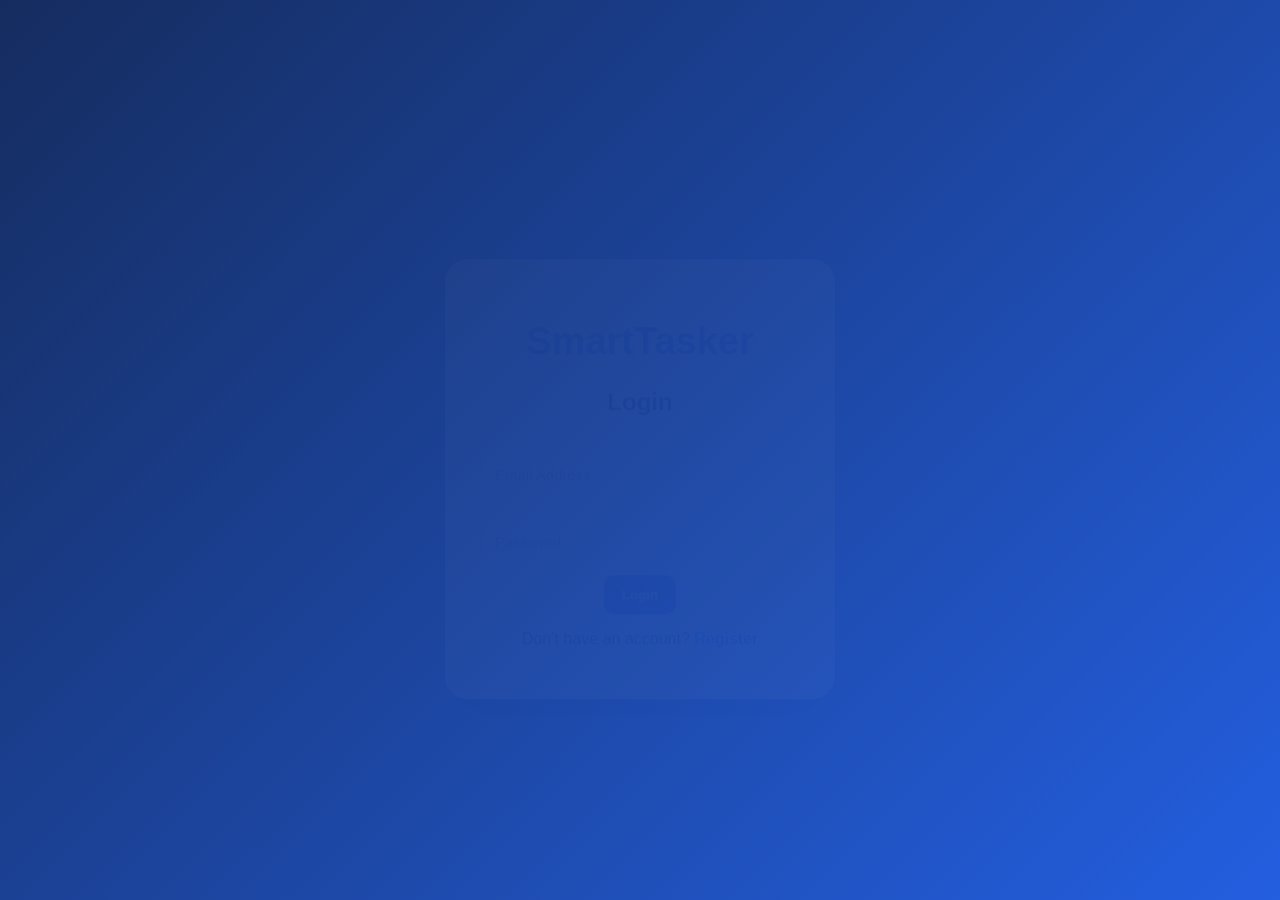
<file: frontend/index.html>
<!DOCTYPE html>
<html>
<head>
  <title>SmartTasker</title>
  <link rel="stylesheet" href="style.css">
  <meta http-equiv="refresh" content="0; url=login.html">
</head>

<body class="auth-page">

  <div class="auth-card">
    <h1>SmartTasker</h1>
    <p>Loading application...</p>
  </div>

</body>
</html>
</file>
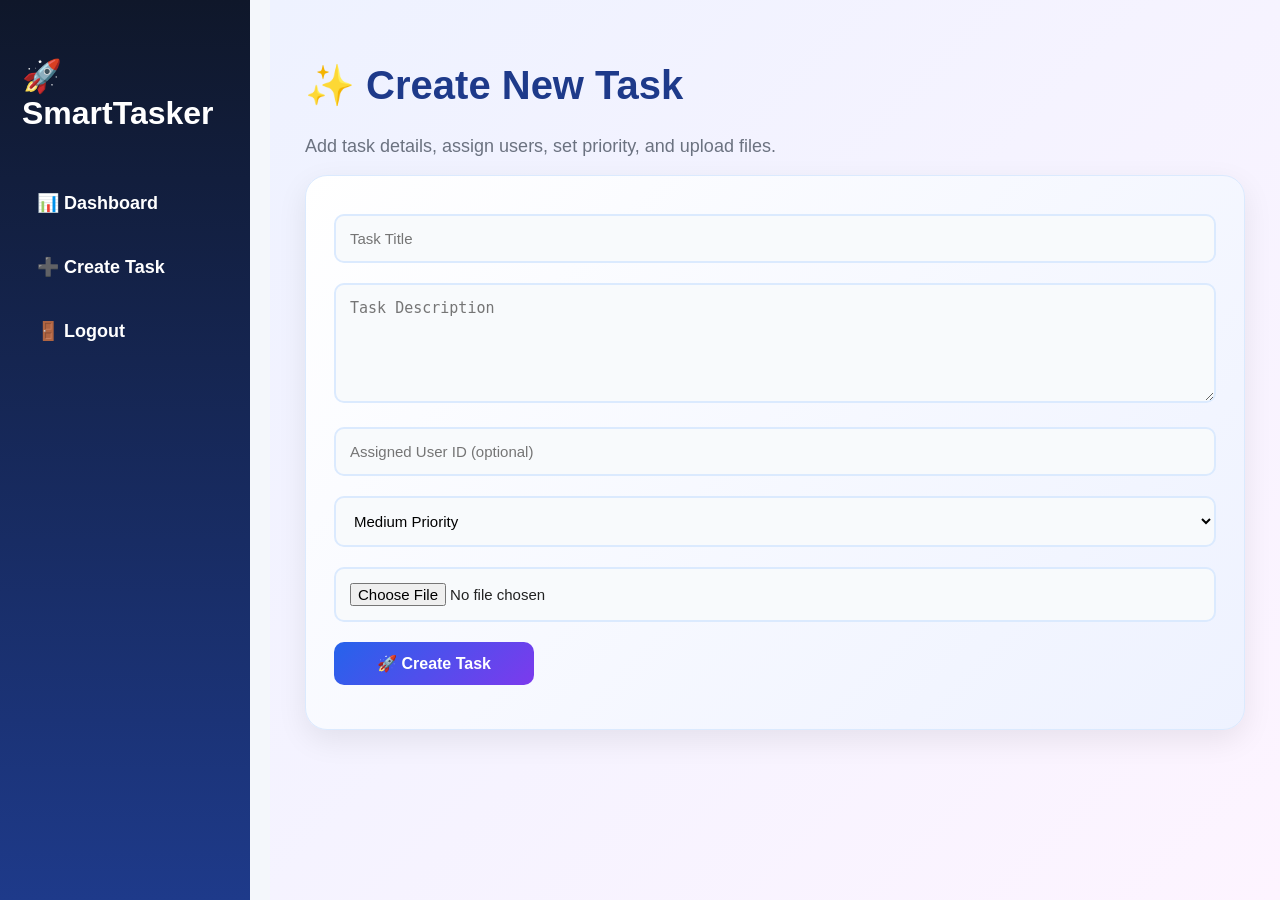
<file: frontend/create-task.html>
<!DOCTYPE html>
<html>
<head>
  <title>Create Task - SmartTasker</title>
  <link rel="stylesheet" href="style.css">
</head>
<body>

  <div class="sidebar">
    <h2>🚀 SmartTasker</h2>
    <a href="dashboard.html">📊 Dashboard</a>
    <a href="create-task.html">➕ Create Task</a>
    <a href="#" onclick="logout()">🚪 Logout</a>
  </div>

  <div class="main">
    <h1>✨ Create New Task</h1>
    <p class="subtitle">Add task details, assign users, set priority, and upload files.</p>

    <div class="panel create-panel">
      <input type="text" id="taskTitle" placeholder="Task Title">
      <textarea id="taskDescription" placeholder="Task Description"></textarea>
      <input type="text" id="assignedTo" placeholder="Assigned User ID (optional)">

      <select id="priority">
        <option value="Low">Low Priority</option>
        <option value="Medium" selected>Medium Priority</option>
        <option value="High">High Priority</option>
      </select>

      <input type="file" id="attachment">

      <button onclick="createTask()">🚀 Create Task</button>
      <p id="message"></p>
    </div>
  </div>

  <script src="script.js"></script>
</body>
</html>
</file>
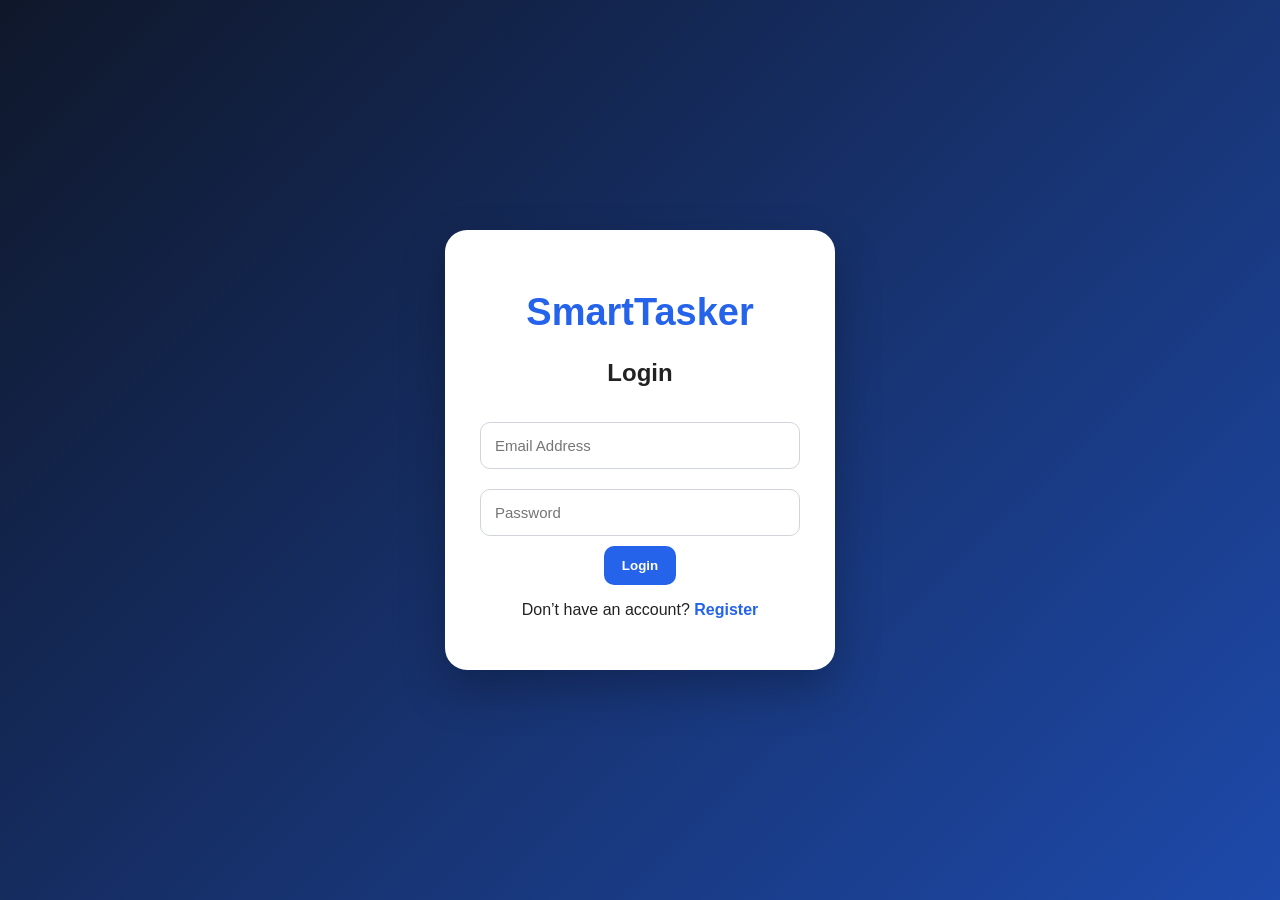
<file: frontend/dashboard.html>
<!DOCTYPE html>
<html>
<head>
  <title>Dashboard - SmartTasker</title>
  <link rel="stylesheet" href="style.css">
</head>
<body>

<div class="sidebar">
  <h2>🚀 SmartTasker</h2>
  <a href="dashboard.html">📊 Dashboard</a>
  <a href="create-task.html">➕ Create Task</a>
  <a href="#" onclick="logout()">🚪 Logout</a>
</div>

<div class="main">
  <h1>📊 Dashboard</h1>
  <p class="subtitle">Manage tasks with a professional Kanban board.</p>

  <div class="stats">
    <div class="stat-card purple">
      <h3>📌 Total Tasks</h3>
      <p id="totalTasks">0</p>
    </div>

    <div class="stat-card blue">
      <h3>⏳ Pending Tasks</h3>
      <p id="pendingTasks">0</p>
    </div>

    <div class="stat-card green">
      <h3>✅ Completed Tasks</h3>
      <p id="completedTasks">0</p>
    </div>
  </div>

  <div class="panel">
    <div class="panel-header">
      <h2>🗂 Task Board</h2>
      <button class="small-btn" onclick="getTasks()">🔄 Refresh</button>
    </div>

    <div class="kanban-board">
      <div class="kanban-column pending-column" ondragover="allowDrop(event)" ondrop="dropTask(event, 'Pending')">
        <h2>⏳ Pending</h2>
        <div id="pendingList" class="kanban-list"></div>
      </div>

      <div class="kanban-column completed-column" ondragover="allowDrop(event)" ondrop="dropTask(event, 'Completed')">
        <h2>✅ Completed</h2>
        <div id="completedList" class="kanban-list"></div>
      </div>
    </div>
  </div>
</div>

<script src="script.js"></script>
</body>
</html>
</file>
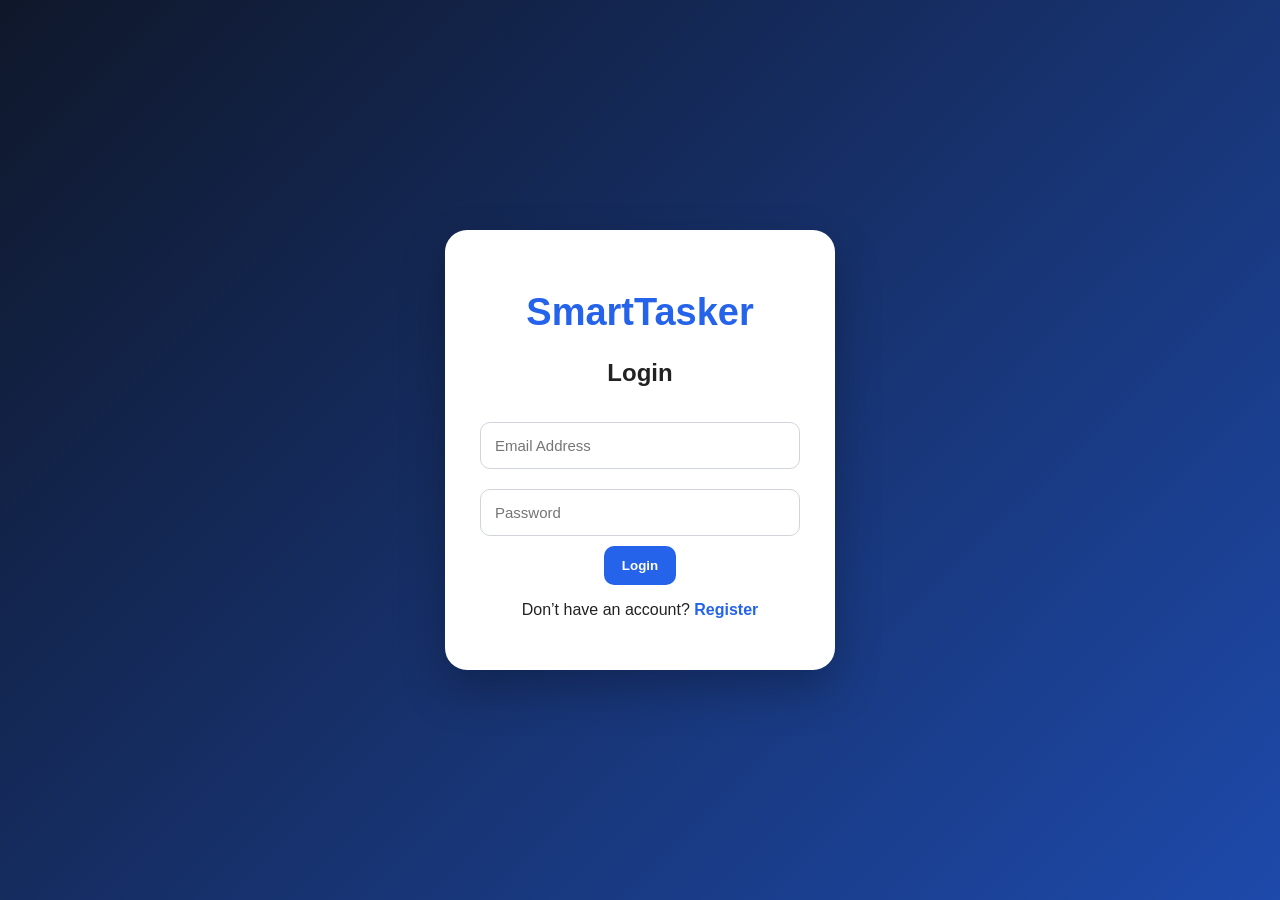
<file: frontend/login.html>
<!DOCTYPE html>
<html>
<head>
  <title>Login - SmartTasker</title>
  <link rel="stylesheet" href="style.css">
</head>
<body class="auth-page">

  <div class="auth-card">
    <h1>SmartTasker</h1>
    <h2>Login</h2>

    <input type="email" id="loginEmail" placeholder="Email Address">
    <input type="password" id="loginPassword" placeholder="Password">

    <button onclick="loginUser()">Login</button>

    <p>Don’t have an account? <a href="register.html">Register</a></p>
    <p id="message"></p>
  </div>

  <script src="script.js"></script>
</body>
</html>
</file>
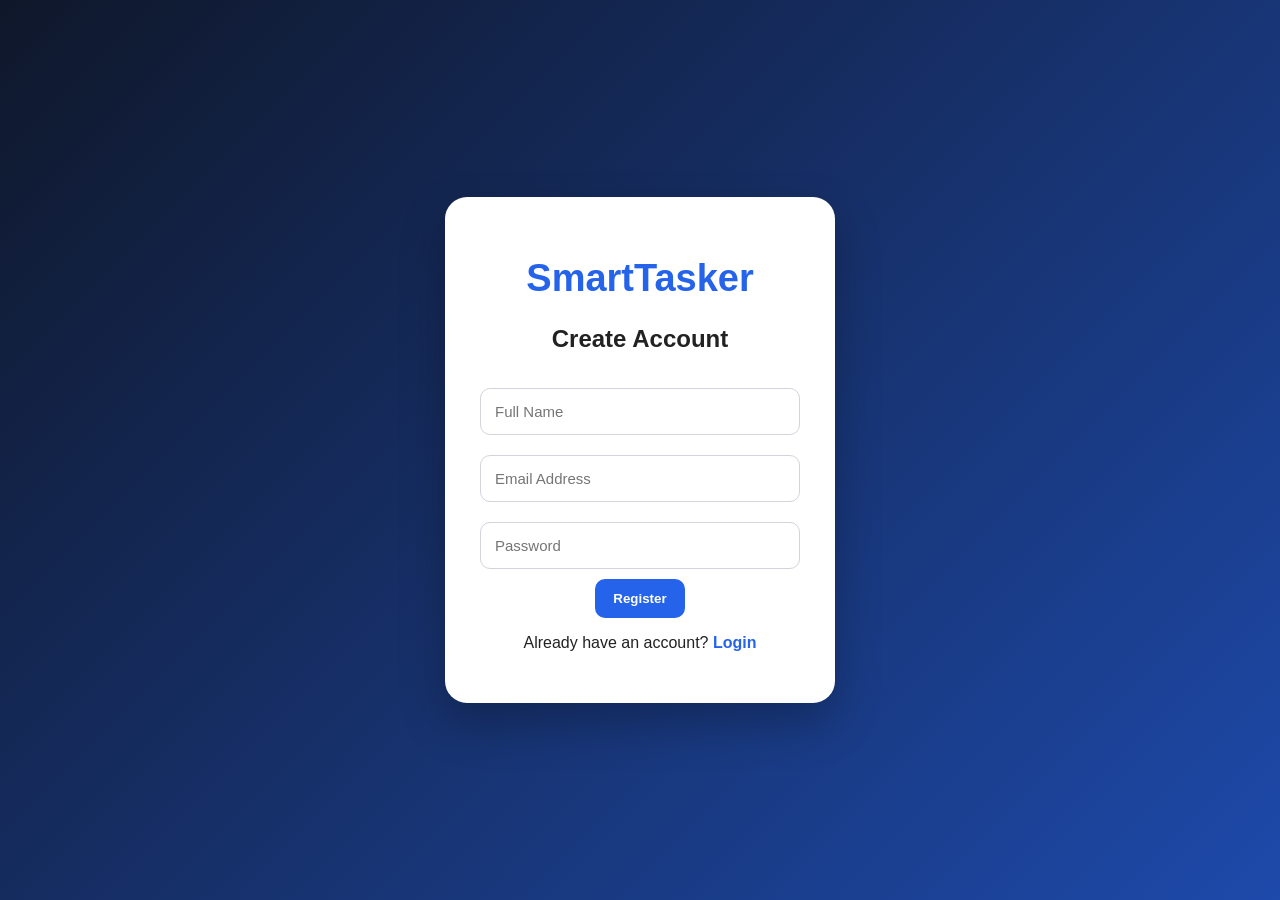
<file: frontend/register.html>
<!DOCTYPE html>
<html>
<head>
  <title>Register - SmartTasker</title>
  <link rel="stylesheet" href="style.css">
</head>
<body class="auth-page">

  <div class="auth-card">
    <h1>SmartTasker</h1>
    <h2>Create Account</h2>

    <input type="text" id="regName" placeholder="Full Name">
    <input type="email" id="regEmail" placeholder="Email Address">
    <input type="password" id="regPassword" placeholder="Password">

    <button type="button" onclick="registerUser()">Register</button>

    <p>Already have an account? <a href="login.html">Login</a></p>
    <p id="message"></p>
  </div>

  <script src="script.js"></script>
</body>
</html>
</file>
<file: frontend/style.css>
* {
  box-sizing: border-box;
}

body {
  margin: 0;
  font-family: Arial, sans-serif;
  background: #f4f7fb;
  color: #222;
}

.auth-page {
  min-height: 100vh;
  background: linear-gradient(135deg, #2563eb, #7c3aed);
  display: flex;
  justify-content: center;
  align-items: center;
}

.auth-card {
  width: 390px;
  background: white;
  padding: 35px;
  border-radius: 22px;
  box-shadow: 0 20px 45px rgba(0, 0, 0, 0.25);
  text-align: center;
}

.auth-card h1 {
  color: #2563eb;
  font-size: 38px;
}

.auth-card h2 {
  margin-bottom: 25px;
}

input,
textarea {
  width: 100%;
  padding: 14px;
  margin: 10px 0;
  border: 1px solid #d1d5db;
  border-radius: 10px;
  font-size: 15px;
}

textarea {
  min-height: 120px;
}

button {
  padding: 12px 18px;
  border: none;
  border-radius: 10px;
  background: #2563eb;
  color: white;
  font-weight: bold;
  cursor: pointer;
}

button:hover {
  background: #1d4ed8;
}

a {
  color: #2563eb;
  text-decoration: none;
  font-weight: bold;
}

.sidebar {
  width: 250px;
  height: 100vh;
  position: fixed;
  padding: 30px 22px;
  background: linear-gradient(180deg, #0f172a, #1e3a8a);
  color: white;
}

.sidebar h2 {
  font-size: 32px;
  margin-bottom: 45px;
}

.sidebar a {
  display: block;
  color: white;
  padding: 15px;
  margin: 12px 0;
  border-radius: 12px;
  font-size: 18px;
}

.sidebar a:hover {
  background: rgba(255, 255, 255, 0.16);
}

.main {
  margin-left: 270px;
  padding: 35px;
}

.subtitle {
  color: #6b7280;
  font-size: 18px;
}

.stats {
  display: flex;
  gap: 25px;
  margin: 30px 0;
}

.stat-card {
  flex: 1;
  padding: 30px;
  border-radius: 22px;
  color: white;
  box-shadow: 0 12px 28px rgba(0,0,0,0.18);
}

.stat-card h3 {
  font-size: 22px;
}

.stat-card p {
  font-size: 42px;
  font-weight: bold;
  margin: 0;
}

.purple {
  background: linear-gradient(135deg, #7c3aed, #a855f7);
}

.blue {
  background: linear-gradient(135deg, #2563eb, #06b6d4);
}

.green {
  background: linear-gradient(135deg, #059669, #22c55e);
}

.panel {
  background: white;
  padding: 28px;
  border-radius: 22px;
  box-shadow: 0 10px 30px rgba(0,0,0,0.08);
}

.panel-header {
  display: flex;
  justify-content: space-between;
  align-items: center;
}

.small-btn {
  width: auto;
  padding: 10px 20px;
}

.task-grid {
  display: grid;
  grid-template-columns: repeat(auto-fit, minmax(260px, 1fr));
  gap: 18px;
  margin-top: 25px;
}

.task {
  background: white;
  border-radius: 18px;
  padding: 20px;
  border-left: 7px solid #2563eb;
  box-shadow: 0 8px 22px rgba(0,0,0,0.1);
}

.task.completed {
  border-left-color: #16a34a;
  background: #ecfdf5;
}

.task.pending {
  border-left-color: #f59e0b;
  background: #fffbeb;
}

.task h3 {
  margin-top: 0;
  color: #1e3a8a;
}

.badge {
  display: inline-block;
  padding: 6px 12px;
  border-radius: 999px;
  font-size: 13px;
  font-weight: bold;
  margin: 8px 0;
}

.badge-pending {
  background: #fef3c7;
  color: #92400e;
}

.badge-completed {
  background: #dcfce7;
  color: #166534;
}

.task-actions {
  display: flex;
  gap: 10px;
  margin-top: 15px;
  flex-wrap: wrap;
}

.complete-btn {
  background: #16a34a;
}

.delete-btn {
  background: #dc2626;
}

.edit-btn {
  background: #7c3aed;
}

.file-link {
  color: #2563eb;
  font-weight: bold;
}
/* CREATE TASK PAGE DESIGN */

.main {
  background: linear-gradient(135deg, #eef2ff, #fdf4ff);
  min-height: 100vh;
}

.main h1 {
  color: #1e3a8a;
  font-size: 40px;
}

.panel {
  background: linear-gradient(135deg, #ffffff, #eef2ff);
  border: 1px solid #dbeafe;
  transition: 0.3s;
}

.panel:hover {
  transform: translateY(-3px);
  box-shadow: 0 12px 30px rgba(0,0,0,0.15);
}

.panel input,
.panel textarea {
  background: #f8fafc;
  border: 2px solid #dbeafe;
}

.panel input:focus,
.panel textarea:focus {
  outline: none;
  border-color: #2563eb;
  box-shadow: 0 0 8px rgba(37,99,235,0.3);
}

/* Create Task Button */

.panel button {
  background: linear-gradient(135deg, #2563eb, #7c3aed);
  font-size: 16px;
  width: 200px;
  margin-top: 10px;
}

.panel button:hover {
  background: linear-gradient(135deg, #1d4ed8, #6d28d9);
  transform: scale(1.05);
}
/* MODERN AUTH UI */

.auth-page {
  background: linear-gradient(135deg, #0f172a, #2563eb, #7c3aed);
  background-size: 300% 300%;
  animation: gradientMove 8s ease infinite;
}

@keyframes gradientMove {
  0% { background-position: 0% 50%; }
  50% { background-position: 100% 50%; }
  100% { background-position: 0% 50%; }
}

.auth-card {
  animation: popUp 0.8s ease;
}

@keyframes popUp {
  from {
    transform: translateY(30px);
    opacity: 0;
  }
  to {
    transform: translateY(0);
    opacity: 1;
  }
}

.auth-card input:focus {
  outline: none;
  border-color: #7c3aed;
  box-shadow: 0 0 12px rgba(124, 58, 237, 0.35);
}

/* ANIMATED DASHBOARD */

.stat-card {
  transition: 0.3s ease;
  animation: fadeInUp 0.7s ease;
}

.stat-card:hover {
  transform: translateY(-8px) scale(1.03);
}

@keyframes fadeInUp {
  from {
    transform: translateY(25px);
    opacity: 0;
  }
  to {
    transform: translateY(0);
    opacity: 1;
  }
}

.main {
  background: linear-gradient(135deg, #eef2ff, #fdf4ff);
  min-height: 100vh;
}

.main h1 {
  color: #1e3a8a;
}

/* KANBAN BOARD */

.kanban-board {
  display: grid;
  grid-template-columns: 1fr 1fr;
  gap: 24px;
  margin-top: 25px;
}

.kanban-column {
  min-height: 380px;
  padding: 20px;
  border-radius: 20px;
  background: #f8fafc;
  border: 2px dashed #c7d2fe;
}

.kanban-column h2 {
  margin-top: 0;
  color: #1e3a8a;
}

.kanban-list {
  min-height: 300px;
}

.pending-column {
  background: linear-gradient(135deg, #fff7ed, #fffbeb);
}

.completed-column {
  background: linear-gradient(135deg, #ecfdf5, #f0fdf4);
}

/* TASK CARDS */

.task {
  transition: 0.25s ease;
  cursor: grab;
}

.task:hover {
  transform: translateY(-5px);
}

.task-top {
  display: flex;
  justify-content: space-between;
  gap: 10px;
}

.priority-badge {
  height: fit-content;
  padding: 6px 10px;
  border-radius: 999px;
  font-size: 12px;
  font-weight: bold;
}

.priority-low {
  border-left-color: #22c55e !important;
}

.priority-medium {
  border-left-color: #f59e0b !important;
}

.priority-high {
  border-left-color: #ef4444 !important;
}

.priority-badge.priority-low {
  background: #dcfce7;
  color: #166534;
}

.priority-badge.priority-medium {
  background: #fef3c7;
  color: #92400e;
}

.priority-badge.priority-high {
  background: #fee2e2;
  color: #991b1b;
}

.task-actions button {
  width: auto;
  padding: 9px 12px;
  font-size: 13px;
}

.complete-btn {
  background: linear-gradient(135deg, #16a34a, #22c55e);
}

.edit-btn {
  background: linear-gradient(135deg, #7c3aed, #a855f7);
}

.delete-btn {
  background: linear-gradient(135deg, #dc2626, #ef4444);
}

button:disabled {
  opacity: 0.7;
  cursor: not-allowed;
}

/* CREATE TASK PAGE */

select {
  width: 100%;
  padding: 14px;
  margin: 10px 0;
  border: 2px solid #dbeafe;
  border-radius: 10px;
  font-size: 15px;
  background: #f8fafc;
}

.create-panel {
  background: linear-gradient(135deg, #ffffff, #eef2ff);
  border: 1px solid #dbeafe;
}

.create-panel:hover {
  box-shadow: 0 15px 35px rgba(37,99,235,0.18);
}

/* RESPONSIVE */

@media (max-width: 900px) {
  .sidebar {
    position: relative;
    width: 100%;
    height: auto;
  }

  .main {
    margin-left: 0;
  }

  .stats,
  .kanban-board {
    grid-template-columns: 1fr;
    display: grid;
  }
}
</file>
